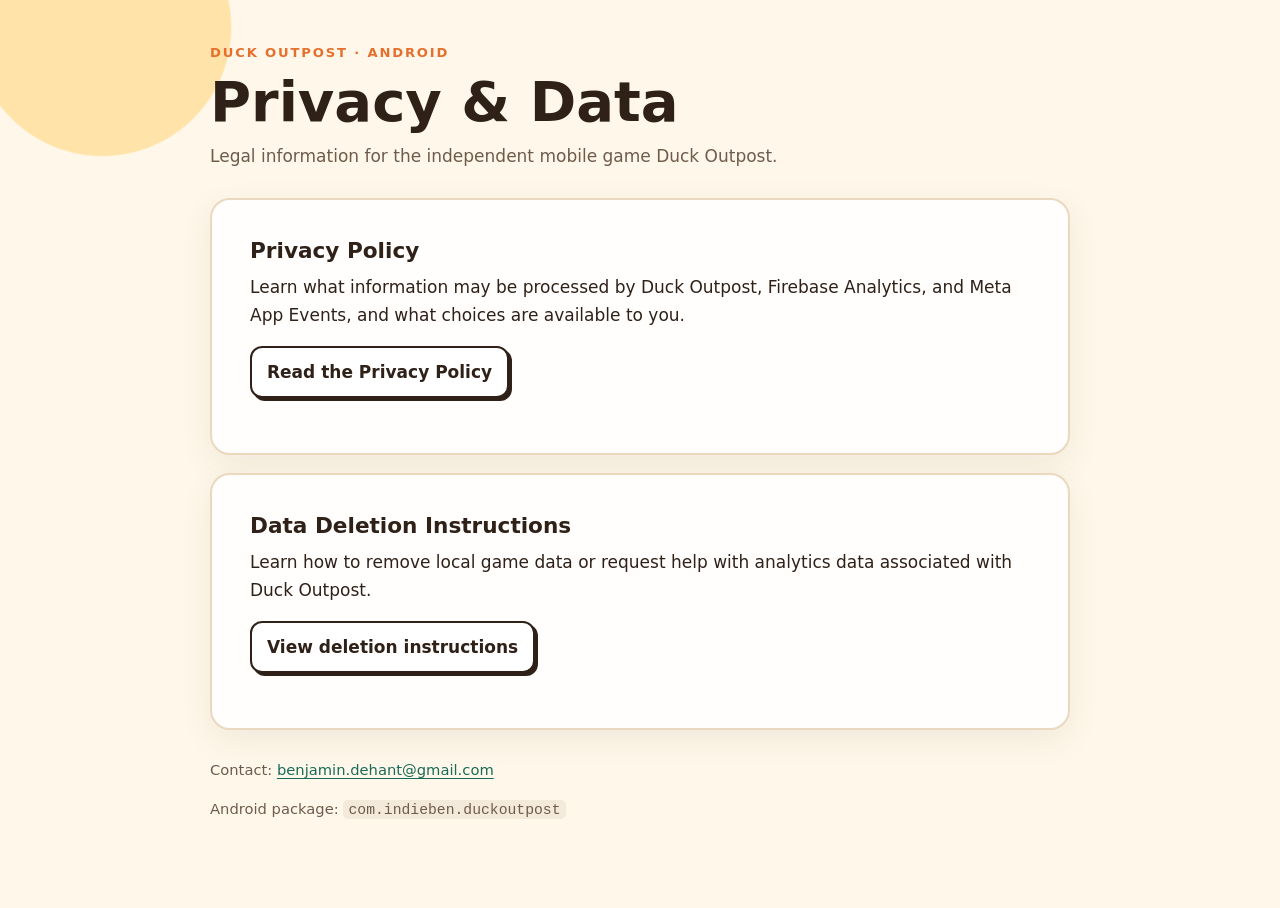
<file: index.html>
<!doctype html>
<html lang="en">
<head>
  <meta charset="utf-8">
  <meta name="viewport" content="width=device-width,initial-scale=1">
  <meta name="description" content="Legal and privacy information for Duck Outpost.">
  <title>Duck Outpost · Legal</title>
  <link rel="stylesheet" href="assets/privacy.css">
</head>
<body>
<main>
  <header>
    <p class="brand">Duck Outpost · Android</p>
    <h1>Privacy &amp; Data</h1>
    <p class="updated">Legal information for the independent mobile game Duck Outpost.</p>
  </header>

  <section class="card">
    <h2>Privacy Policy</h2>
    <p>Learn what information may be processed by Duck Outpost, Firebase Analytics, and Meta App Events, and what choices are available to you.</p>
    <p><a class="button" href="privacy/">Read the Privacy Policy</a></p>
  </section>

  <section class="card">
    <h2>Data Deletion Instructions</h2>
    <p>Learn how to remove local game data or request help with analytics data associated with Duck Outpost.</p>
    <p><a class="button" href="data-deletion/">View deletion instructions</a></p>
  </section>

  <footer>
    <p>Contact: <a href="mailto:benjamin.dehant@gmail.com">benjamin.dehant@gmail.com</a></p>
    <p>Android package: <code>com.indieben.duckoutpost</code></p>
  </footer>
</main>
</body>
</html>
</file>
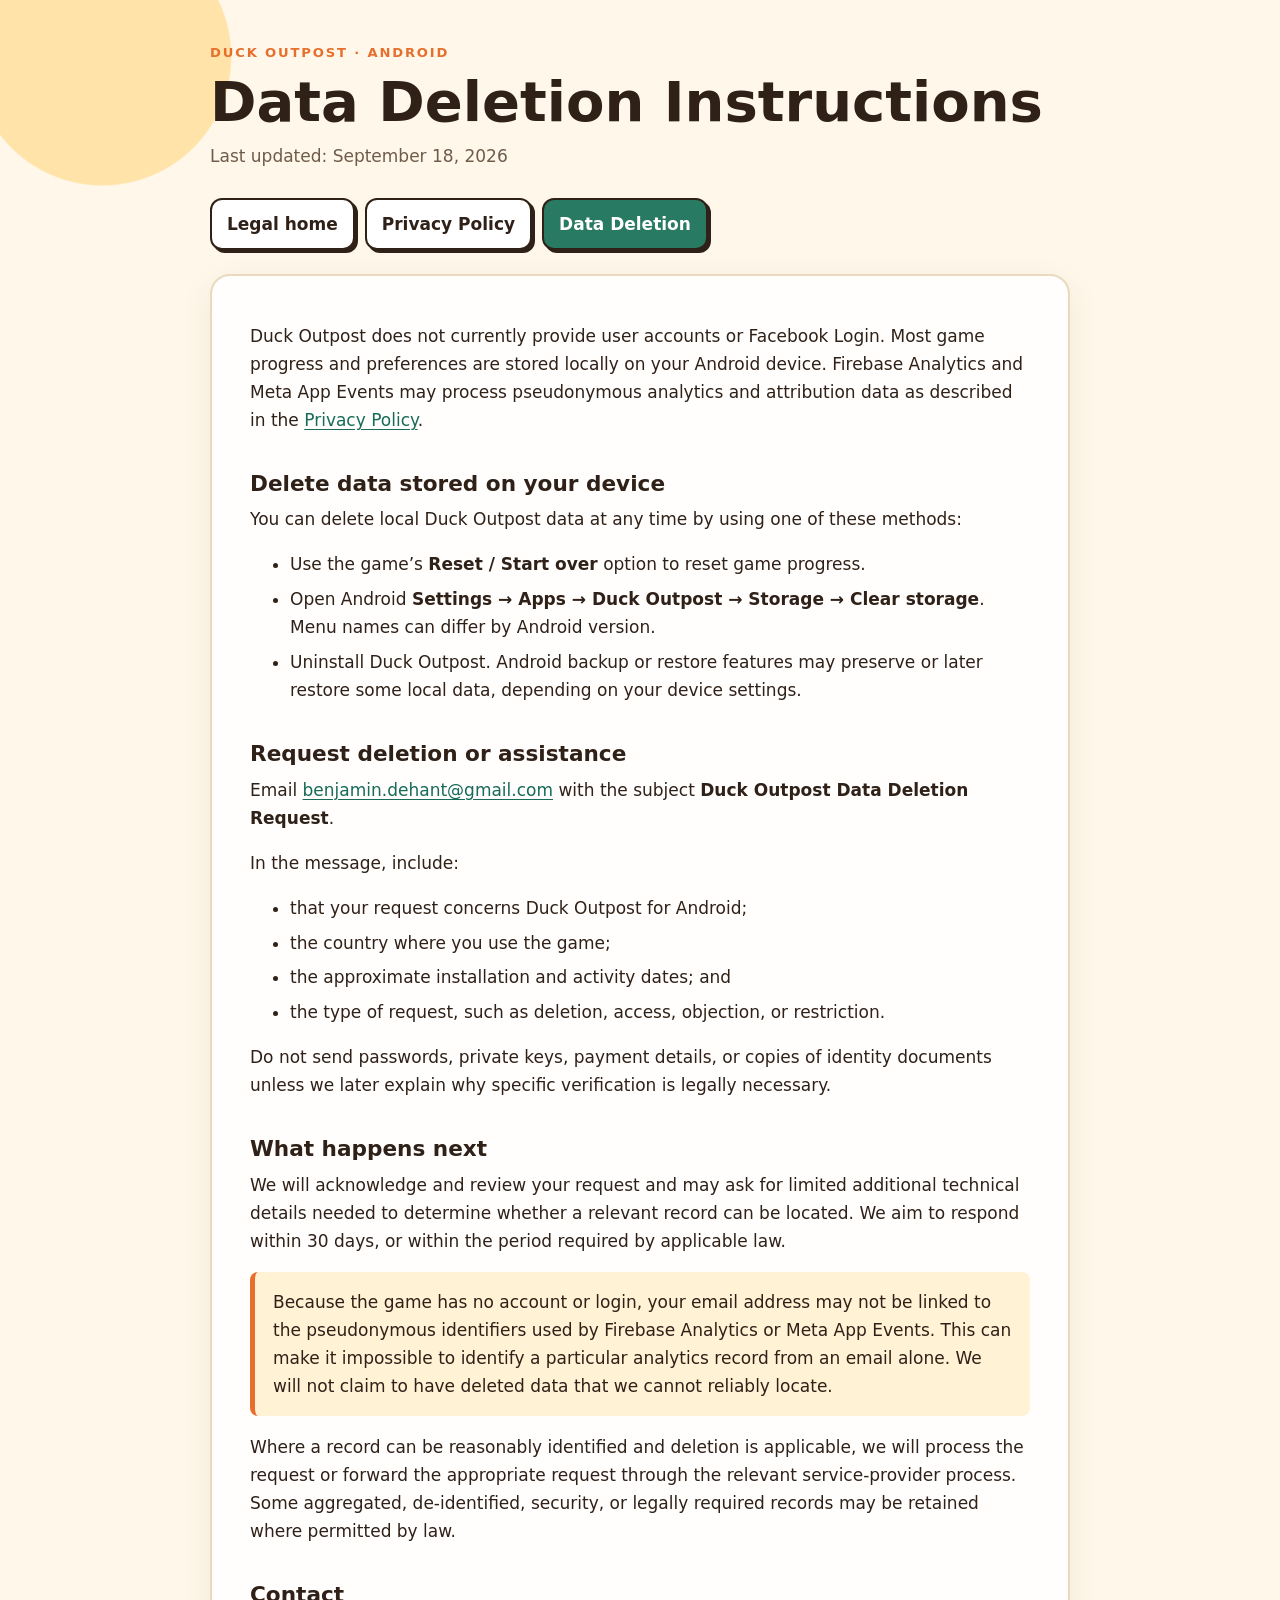
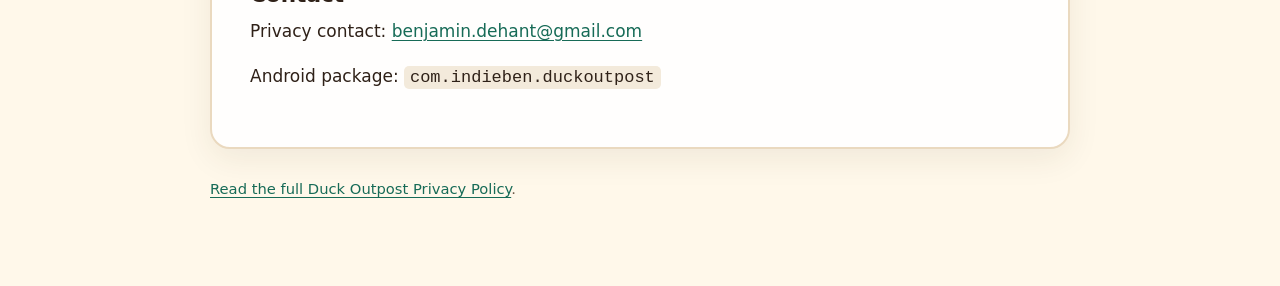
<file: data-deletion/index.html>
<!doctype html>
<html lang="en">
<head>
  <meta charset="utf-8">
  <meta name="viewport" content="width=device-width,initial-scale=1">
  <meta name="description" content="Data deletion instructions for the Android game Duck Outpost.">
  <title>Data Deletion Instructions · Duck Outpost</title>
  <link rel="stylesheet" href="../assets/privacy.css">
</head>
<body>
<main>
  <header>
    <p class="brand">Duck Outpost · Android</p>
    <h1>Data Deletion Instructions</h1>
    <p class="updated">Last updated: September 18, 2026</p>
  </header>

  <nav aria-label="Legal pages">
    <a href="../">Legal home</a>
    <a href="../privacy/">Privacy Policy</a>
    <a href="./" aria-current="page">Data Deletion</a>
  </nav>

  <article>
    <p>Duck Outpost does not currently provide user accounts or Facebook Login. Most game progress and preferences are stored locally on your Android device. Firebase Analytics and Meta App Events may process pseudonymous analytics and attribution data as described in the <a href="../privacy/">Privacy Policy</a>.</p>

    <h2>Delete data stored on your device</h2>
    <p>You can delete local Duck Outpost data at any time by using one of these methods:</p>
    <ul>
      <li>Use the game’s <strong>Reset / Start over</strong> option to reset game progress.</li>
      <li>Open Android <strong>Settings → Apps → Duck Outpost → Storage → Clear storage</strong>. Menu names can differ by Android version.</li>
      <li>Uninstall Duck Outpost. Android backup or restore features may preserve or later restore some local data, depending on your device settings.</li>
    </ul>

    <h2>Request deletion or assistance</h2>
    <p>Email <a href="mailto:benjamin.dehant@gmail.com?subject=Duck%20Outpost%20Data%20Deletion%20Request">benjamin.dehant@gmail.com</a> with the subject <strong>Duck Outpost Data Deletion Request</strong>.</p>
    <p>In the message, include:</p>
    <ul>
      <li>that your request concerns Duck Outpost for Android;</li>
      <li>the country where you use the game;</li>
      <li>the approximate installation and activity dates; and</li>
      <li>the type of request, such as deletion, access, objection, or restriction.</li>
    </ul>
    <p>Do not send passwords, private keys, payment details, or copies of identity documents unless we later explain why specific verification is legally necessary.</p>

    <h2>What happens next</h2>
    <p>We will acknowledge and review your request and may ask for limited additional technical details needed to determine whether a relevant record can be located. We aim to respond within 30 days, or within the period required by applicable law.</p>
    <p class="notice">Because the game has no account or login, your email address may not be linked to the pseudonymous identifiers used by Firebase Analytics or Meta App Events. This can make it impossible to identify a particular analytics record from an email alone. We will not claim to have deleted data that we cannot reliably locate.</p>
    <p>Where a record can be reasonably identified and deletion is applicable, we will process the request or forward the appropriate request through the relevant service-provider process. Some aggregated, de-identified, security, or legally required records may be retained where permitted by law.</p>

    <h2>Contact</h2>
    <p>Privacy contact: <a href="mailto:benjamin.dehant@gmail.com">benjamin.dehant@gmail.com</a></p>
    <p>Android package: <code>com.indieben.duckoutpost</code></p>
  </article>

  <footer>
    <p><a href="../privacy/">Read the full Duck Outpost Privacy Policy</a>.</p>
  </footer>
</main>
</body>
</html>
</file>
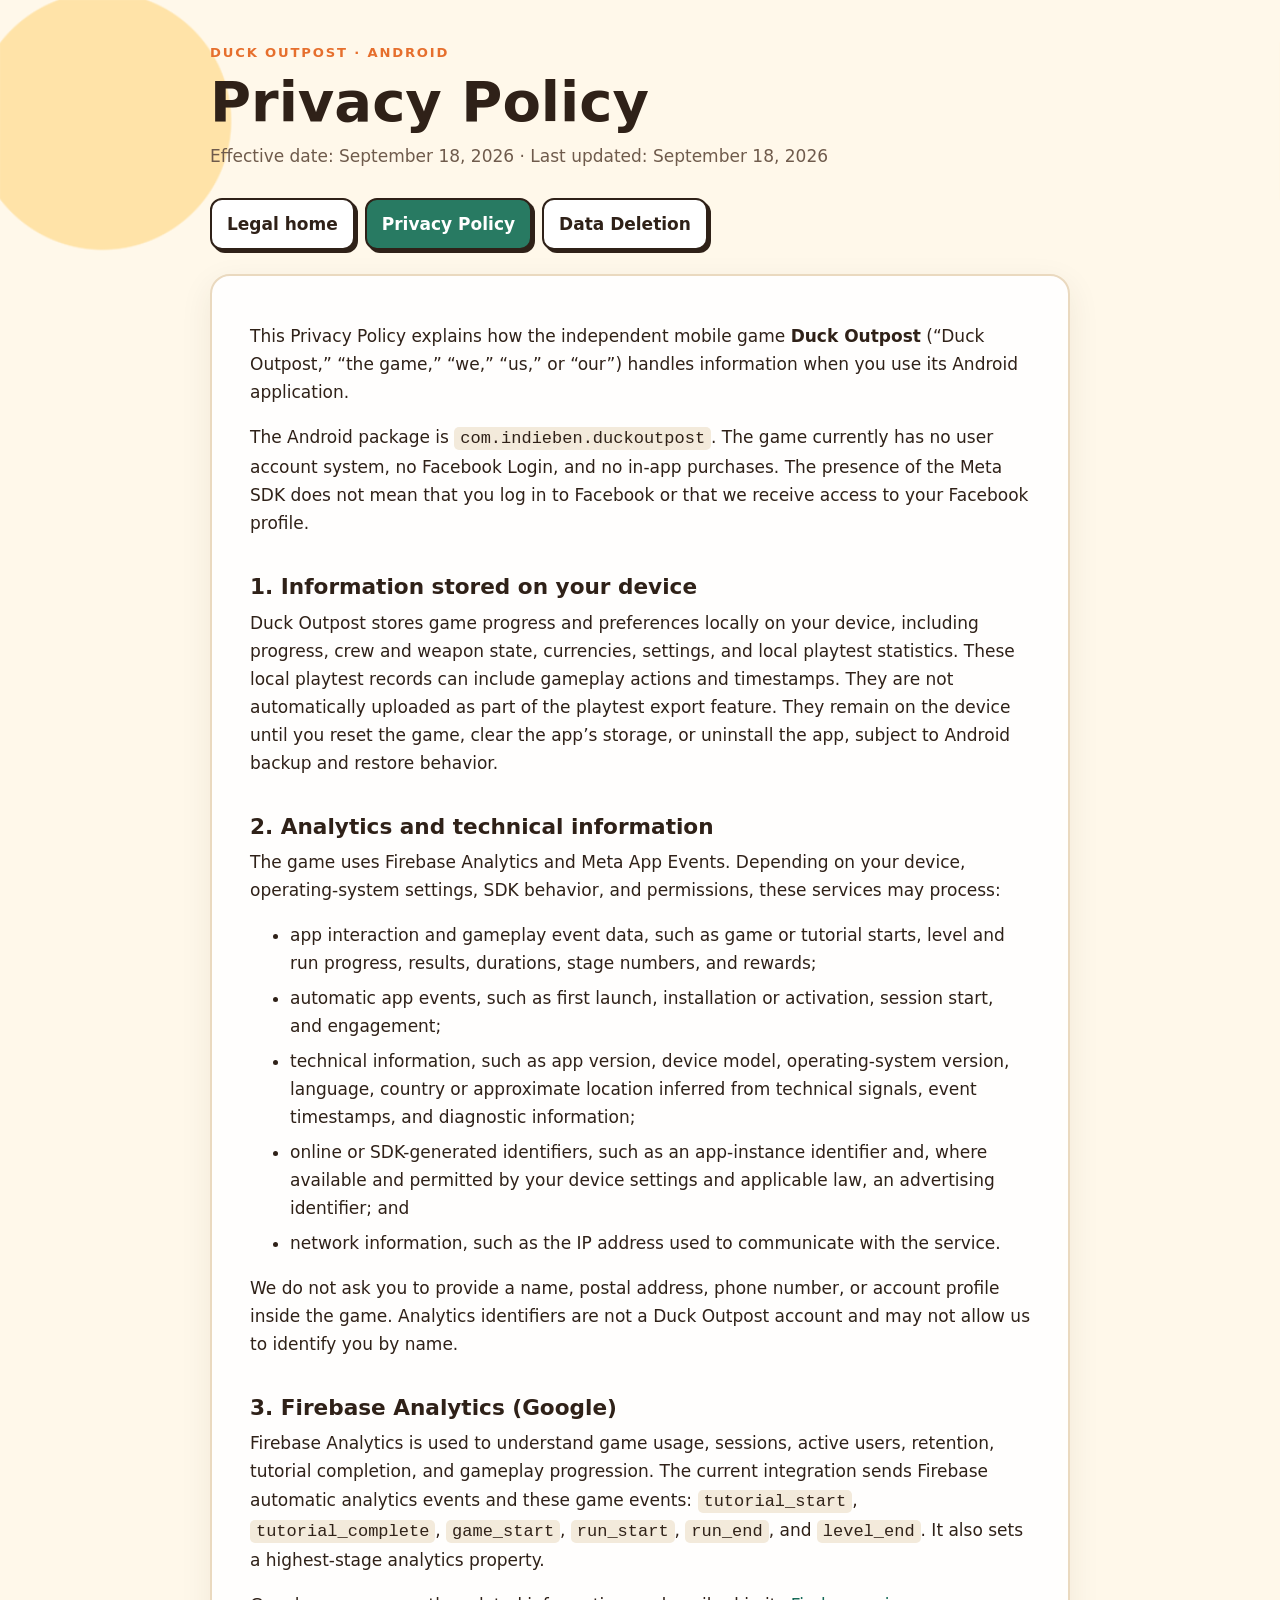
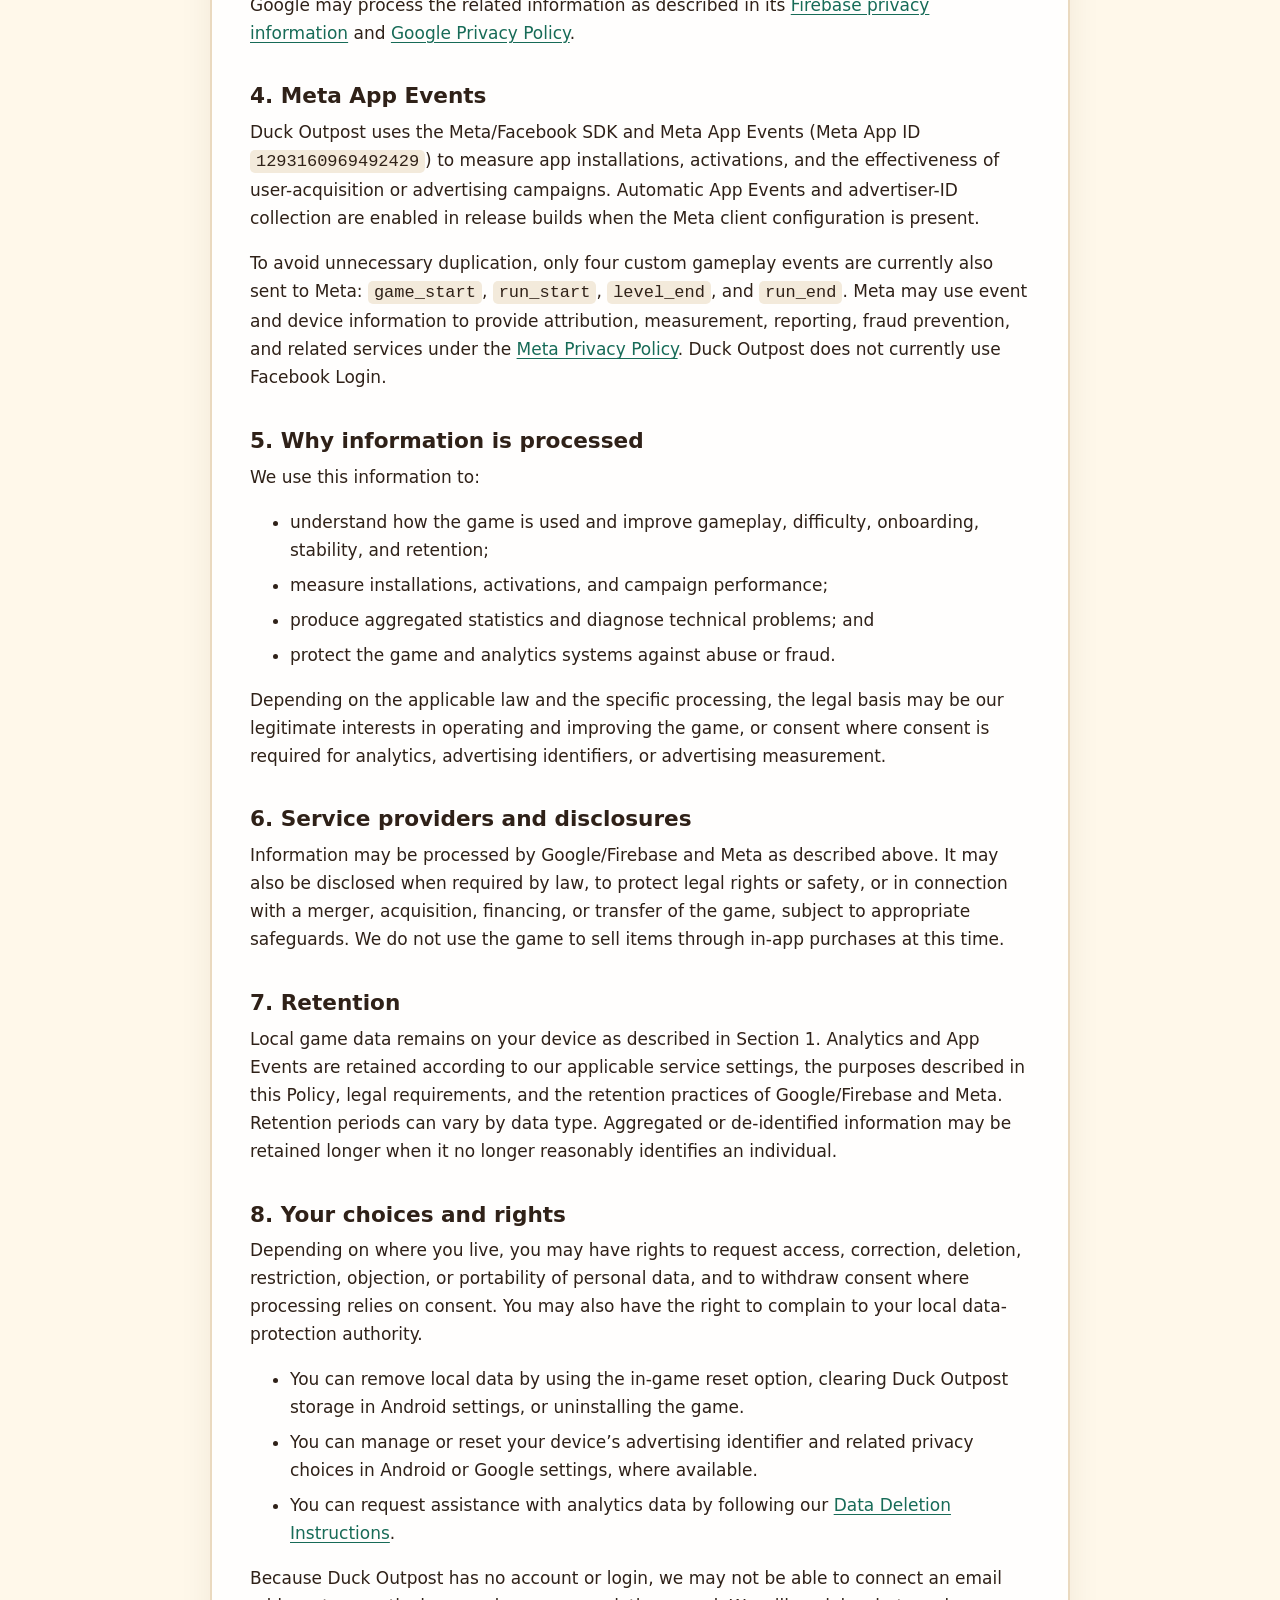
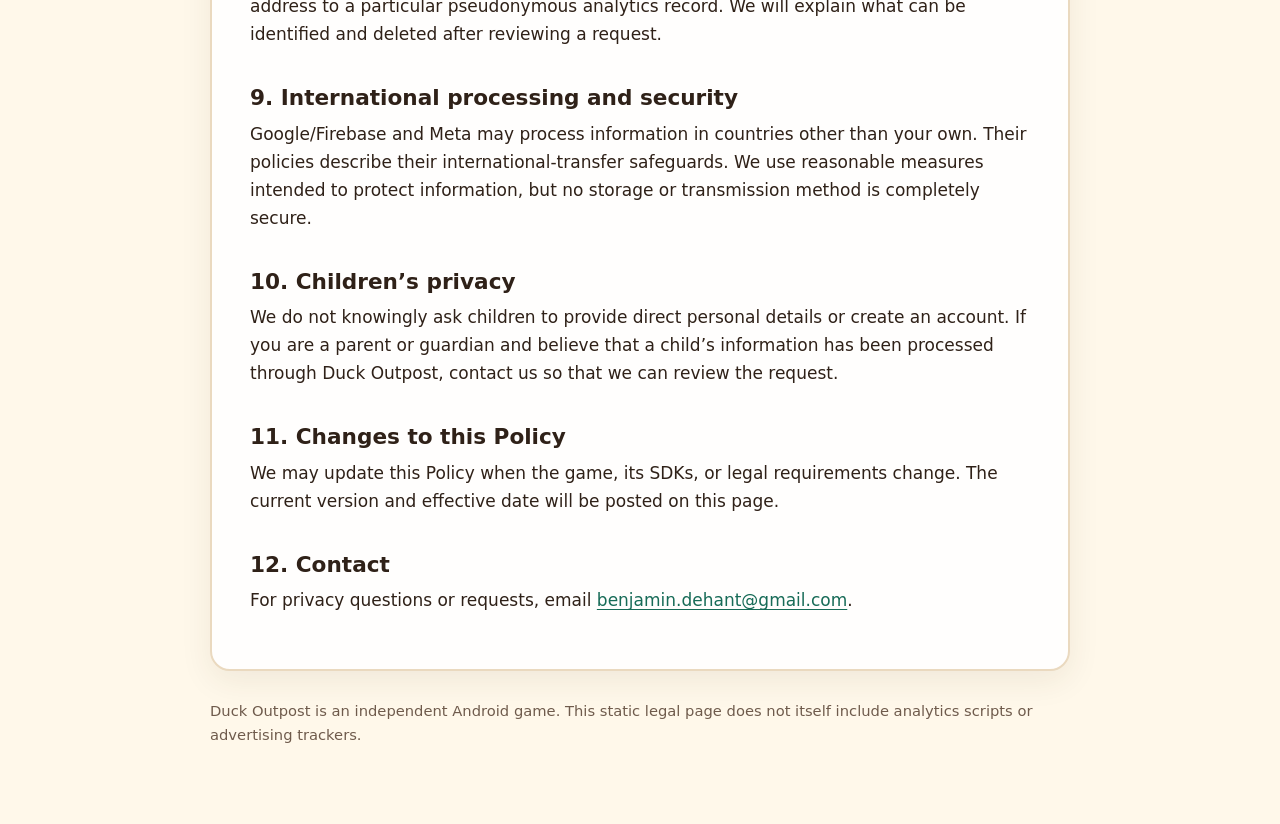
<file: privacy/index.html>
<!doctype html>
<html lang="en">
<head>
  <meta charset="utf-8">
  <meta name="viewport" content="width=device-width,initial-scale=1">
  <meta name="description" content="Privacy Policy for the Android game Duck Outpost.">
  <title>Privacy Policy · Duck Outpost</title>
  <link rel="stylesheet" href="../assets/privacy.css">
</head>
<body>
<main>
  <header>
    <p class="brand">Duck Outpost · Android</p>
    <h1>Privacy Policy</h1>
    <p class="updated">Effective date: September 18, 2026 · Last updated: September 18, 2026</p>
  </header>

  <nav aria-label="Legal pages">
    <a href="../" >Legal home</a>
    <a href="./" aria-current="page">Privacy Policy</a>
    <a href="../data-deletion/">Data Deletion</a>
  </nav>

  <article>
    <p>This Privacy Policy explains how the independent mobile game <strong>Duck Outpost</strong> (“Duck Outpost,” “the game,” “we,” “us,” or “our”) handles information when you use its Android application.</p>

    <p>The Android package is <code>com.indieben.duckoutpost</code>. The game currently has no user account system, no Facebook Login, and no in-app purchases. The presence of the Meta SDK does not mean that you log in to Facebook or that we receive access to your Facebook profile.</p>

    <h2>1. Information stored on your device</h2>
    <p>Duck Outpost stores game progress and preferences locally on your device, including progress, crew and weapon state, currencies, settings, and local playtest statistics. These local playtest records can include gameplay actions and timestamps. They are not automatically uploaded as part of the playtest export feature. They remain on the device until you reset the game, clear the app’s storage, or uninstall the app, subject to Android backup and restore behavior.</p>

    <h2>2. Analytics and technical information</h2>
    <p>The game uses Firebase Analytics and Meta App Events. Depending on your device, operating-system settings, SDK behavior, and permissions, these services may process:</p>
    <ul>
      <li>app interaction and gameplay event data, such as game or tutorial starts, level and run progress, results, durations, stage numbers, and rewards;</li>
      <li>automatic app events, such as first launch, installation or activation, session start, and engagement;</li>
      <li>technical information, such as app version, device model, operating-system version, language, country or approximate location inferred from technical signals, event timestamps, and diagnostic information;</li>
      <li>online or SDK-generated identifiers, such as an app-instance identifier and, where available and permitted by your device settings and applicable law, an advertising identifier; and</li>
      <li>network information, such as the IP address used to communicate with the service.</li>
    </ul>
    <p>We do not ask you to provide a name, postal address, phone number, or account profile inside the game. Analytics identifiers are not a Duck Outpost account and may not allow us to identify you by name.</p>

    <h2>3. Firebase Analytics (Google)</h2>
    <p>Firebase Analytics is used to understand game usage, sessions, active users, retention, tutorial completion, and gameplay progression. The current integration sends Firebase automatic analytics events and these game events: <code>tutorial_start</code>, <code>tutorial_complete</code>, <code>game_start</code>, <code>run_start</code>, <code>run_end</code>, and <code>level_end</code>. It also sets a highest-stage analytics property.</p>
    <p>Google may process the related information as described in its <a href="https://firebase.google.com/support/privacy" rel="noopener">Firebase privacy information</a> and <a href="https://policies.google.com/privacy" rel="noopener">Google Privacy Policy</a>.</p>

    <h2>4. Meta App Events</h2>
    <p>Duck Outpost uses the Meta/Facebook SDK and Meta App Events (Meta App ID <code>1293160969492429</code>) to measure app installations, activations, and the effectiveness of user-acquisition or advertising campaigns. Automatic App Events and advertiser-ID collection are enabled in release builds when the Meta client configuration is present.</p>
    <p>To avoid unnecessary duplication, only four custom gameplay events are currently also sent to Meta: <code>game_start</code>, <code>run_start</code>, <code>level_end</code>, and <code>run_end</code>. Meta may use event and device information to provide attribution, measurement, reporting, fraud prevention, and related services under the <a href="https://www.facebook.com/privacy/policy/" rel="noopener">Meta Privacy Policy</a>. Duck Outpost does not currently use Facebook Login.</p>

    <h2>5. Why information is processed</h2>
    <p>We use this information to:</p>
    <ul>
      <li>understand how the game is used and improve gameplay, difficulty, onboarding, stability, and retention;</li>
      <li>measure installations, activations, and campaign performance;</li>
      <li>produce aggregated statistics and diagnose technical problems; and</li>
      <li>protect the game and analytics systems against abuse or fraud.</li>
    </ul>
    <p>Depending on the applicable law and the specific processing, the legal basis may be our legitimate interests in operating and improving the game, or consent where consent is required for analytics, advertising identifiers, or advertising measurement.</p>

    <h2>6. Service providers and disclosures</h2>
    <p>Information may be processed by Google/Firebase and Meta as described above. It may also be disclosed when required by law, to protect legal rights or safety, or in connection with a merger, acquisition, financing, or transfer of the game, subject to appropriate safeguards. We do not use the game to sell items through in-app purchases at this time.</p>

    <h2>7. Retention</h2>
    <p>Local game data remains on your device as described in Section 1. Analytics and App Events are retained according to our applicable service settings, the purposes described in this Policy, legal requirements, and the retention practices of Google/Firebase and Meta. Retention periods can vary by data type. Aggregated or de-identified information may be retained longer when it no longer reasonably identifies an individual.</p>

    <h2>8. Your choices and rights</h2>
    <p>Depending on where you live, you may have rights to request access, correction, deletion, restriction, objection, or portability of personal data, and to withdraw consent where processing relies on consent. You may also have the right to complain to your local data-protection authority.</p>
    <ul>
      <li>You can remove local data by using the in-game reset option, clearing Duck Outpost storage in Android settings, or uninstalling the game.</li>
      <li>You can manage or reset your device’s advertising identifier and related privacy choices in Android or Google settings, where available.</li>
      <li>You can request assistance with analytics data by following our <a href="../data-deletion/">Data Deletion Instructions</a>.</li>
    </ul>
    <p>Because Duck Outpost has no account or login, we may not be able to connect an email address to a particular pseudonymous analytics record. We will explain what can be identified and deleted after reviewing a request.</p>

    <h2>9. International processing and security</h2>
    <p>Google/Firebase and Meta may process information in countries other than your own. Their policies describe their international-transfer safeguards. We use reasonable measures intended to protect information, but no storage or transmission method is completely secure.</p>

    <h2>10. Children’s privacy</h2>
    <p>We do not knowingly ask children to provide direct personal details or create an account. If you are a parent or guardian and believe that a child’s information has been processed through Duck Outpost, contact us so that we can review the request.</p>

    <h2>11. Changes to this Policy</h2>
    <p>We may update this Policy when the game, its SDKs, or legal requirements change. The current version and effective date will be posted on this page.</p>

    <h2>12. Contact</h2>
    <p>For privacy questions or requests, email <a href="mailto:benjamin.dehant@gmail.com">benjamin.dehant@gmail.com</a>.</p>
  </article>

  <footer>
    <p>Duck Outpost is an independent Android game. This static legal page does not itself include analytics scripts or advertising trackers.</p>
  </footer>
</main>
</body>
</html>
</file>
<file: assets/privacy.css>
:root {
  color-scheme: light;
  --ink: #2f2118;
  --muted: #6f5b4c;
  --sand: #fff8ea;
  --paper: #ffffff;
  --line: #ead9bf;
  --orange: #e66f2d;
  --green: #287a62;
}
* { box-sizing: border-box; }
html { background: var(--sand); }
body {
  margin: 0;
  color: var(--ink);
  background:
    radial-gradient(circle at 8% 3%, #ffe3a8 0 8rem, transparent 8.1rem),
    var(--sand);
  font: 17px/1.65 system-ui, -apple-system, BlinkMacSystemFont, "Segoe UI", sans-serif;
}
main { width: min(860px, calc(100% - 32px)); margin: 0 auto; padding: 42px 0 72px; }
header { margin-bottom: 28px; }
.brand { margin: 0 0 8px; color: var(--orange); font-size: .82rem; font-weight: 900; letter-spacing: .14em; text-transform: uppercase; }
h1 { margin: 0; font-size: clamp(2rem, 7vw, 3.5rem); line-height: 1.08; }
.updated { margin: 10px 0 0; color: var(--muted); }
nav { display: flex; flex-wrap: wrap; gap: 10px; margin: 24px 0; }
nav a, .button {
  display: inline-block;
  padding: 10px 15px;
  border: 2px solid var(--ink);
  border-radius: 12px;
  color: var(--ink);
  background: #fff;
  box-shadow: 3px 3px 0 var(--ink);
  font-weight: 800;
  text-decoration: none;
}
nav a[aria-current="page"] { color: #fff; background: var(--green); }
article, .card {
  margin: 18px 0;
  padding: clamp(20px, 5vw, 38px);
  border: 2px solid var(--line);
  border-radius: 20px;
  background: color-mix(in srgb, var(--paper) 96%, #fff0ce);
  box-shadow: 0 10px 32px rgba(69, 45, 27, .08);
}
h2 { margin: 1.7em 0 .35em; font-size: 1.35rem; line-height: 1.25; }
h2:first-child { margin-top: 0; }
h3 { margin-bottom: .25em; font-size: 1.06rem; }
p, ul { margin-top: .45em; }
li + li { margin-top: .4em; }
a { color: #176b57; text-underline-offset: 3px; }
code { padding: .12em .35em; border-radius: 5px; background: #f3eadb; overflow-wrap: anywhere; }
.notice { padding: 16px 18px; border-left: 5px solid var(--orange); border-radius: 8px; background: #fff2d5; }
footer { margin-top: 28px; color: var(--muted); font-size: .92rem; }
@media (max-width: 520px) {
  body { font-size: 16px; }
  main { width: min(100% - 22px, 860px); padding-top: 26px; }
  article, .card { padding: 20px; border-radius: 16px; }
}
</file>
